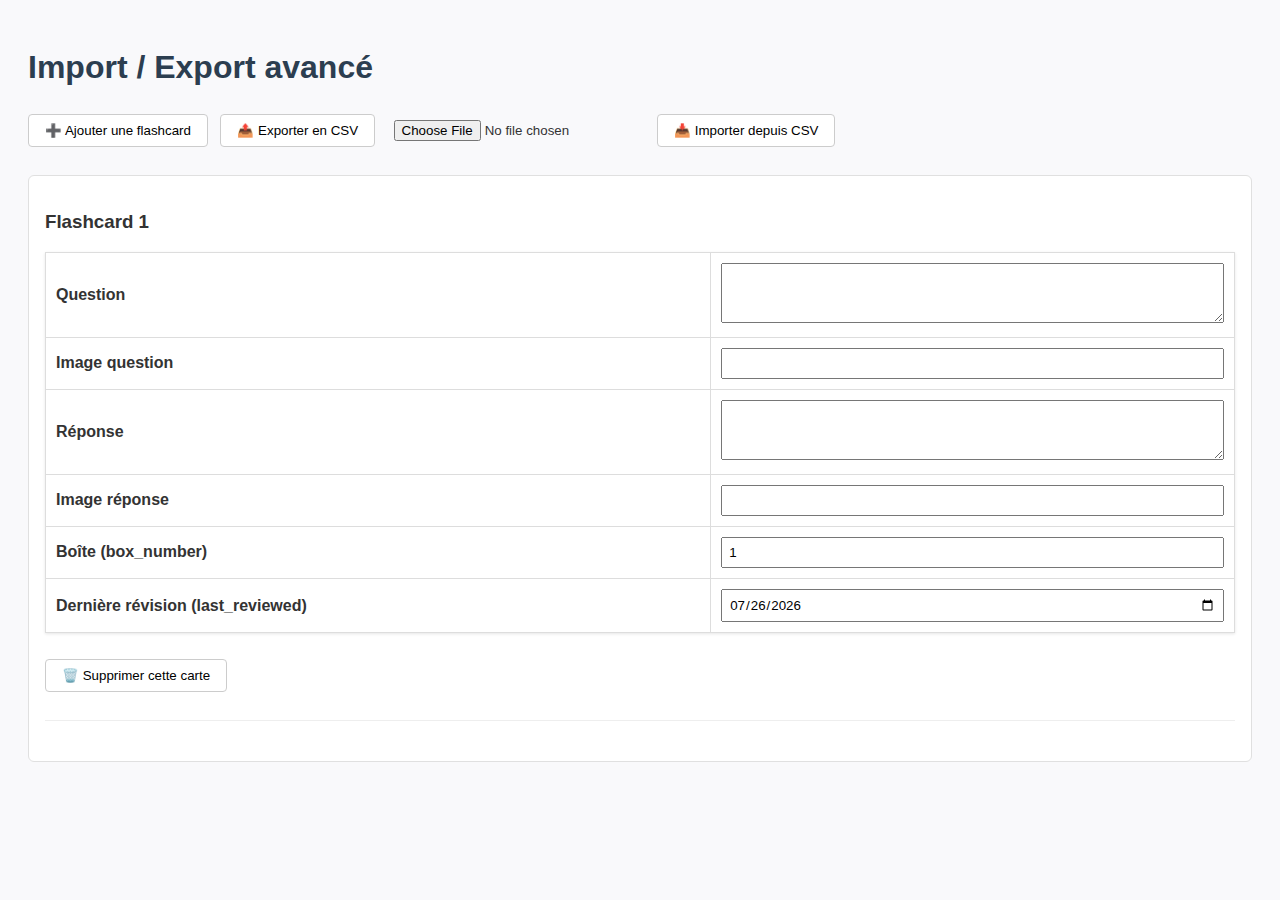
<file: docs/import-export.html>
<!DOCTYPE html>
<html lang="fr">
<head>
  <meta charset="UTF-8" />
  <meta name="viewport" content="width=device-width, initial-scale=1.0" />
  <title>Import / Export avancé - Leitner Codex</title>
  <style>
    body {
      font-family: -apple-system, BlinkMacSystemFont, 'Segoe UI', Roboto, sans-serif;
      padding: 20px;
      background-color: #f9f9fb;
      color: #333;
    }
    h1 {
      color: #2c3e50;
    }
    .actions {
      margin: 1.5rem 0;
    }
    button {
      padding: 8px 16px;
      margin: 4px 8px 4px 0;
      border: 1px solid #ccc;
      border-radius: 4px;
      background: #fff;
      cursor: pointer;
    }
    button:hover {
      background: #e9ecef;
    }
    table {
      width: 100%;
      border-collapse: collapse;
      margin: 1rem 0;
      background: white;
      box-shadow: 0 1px 3px rgba(0,0,0,0.1);
    }
    th, td {
      padding: 10px;
      text-align: left;
      border: 1px solid #ddd;
    }
    input, textarea {
      width: 100%;
      padding: 6px;
      box-sizing: border-box;
      font-family: inherit;
    }
    textarea {
      min-height: 60px;
      resize: vertical;
    }
    .card-section {
      margin-bottom: 2rem;
      padding: 1rem;
      border: 1px solid #e0e0e0;
      border-radius: 6px;
      background: #fff;
    }
    hr {
      margin: 1.5rem 0;
      border: 0;
      border-top: 1px solid #eee;
    }
  </style>
</head>
<body>
  <h1>Import / Export avancé</h1>

  <div class="actions">
    <button id="addCard">➕ Ajouter une flashcard</button>
    <button id="exportBtn">📤 Exporter en CSV</button>
    <input type="file" id="importCsv" accept=".csv" style="display: inline-block; width: auto;" />
    <button id="importBtn">📥 Importer depuis CSV</button>
  </div>

  <div id="cardsContainer"></div>

  <script src="src/ui/import-export.js"></script>
</body>
</html>
</file>
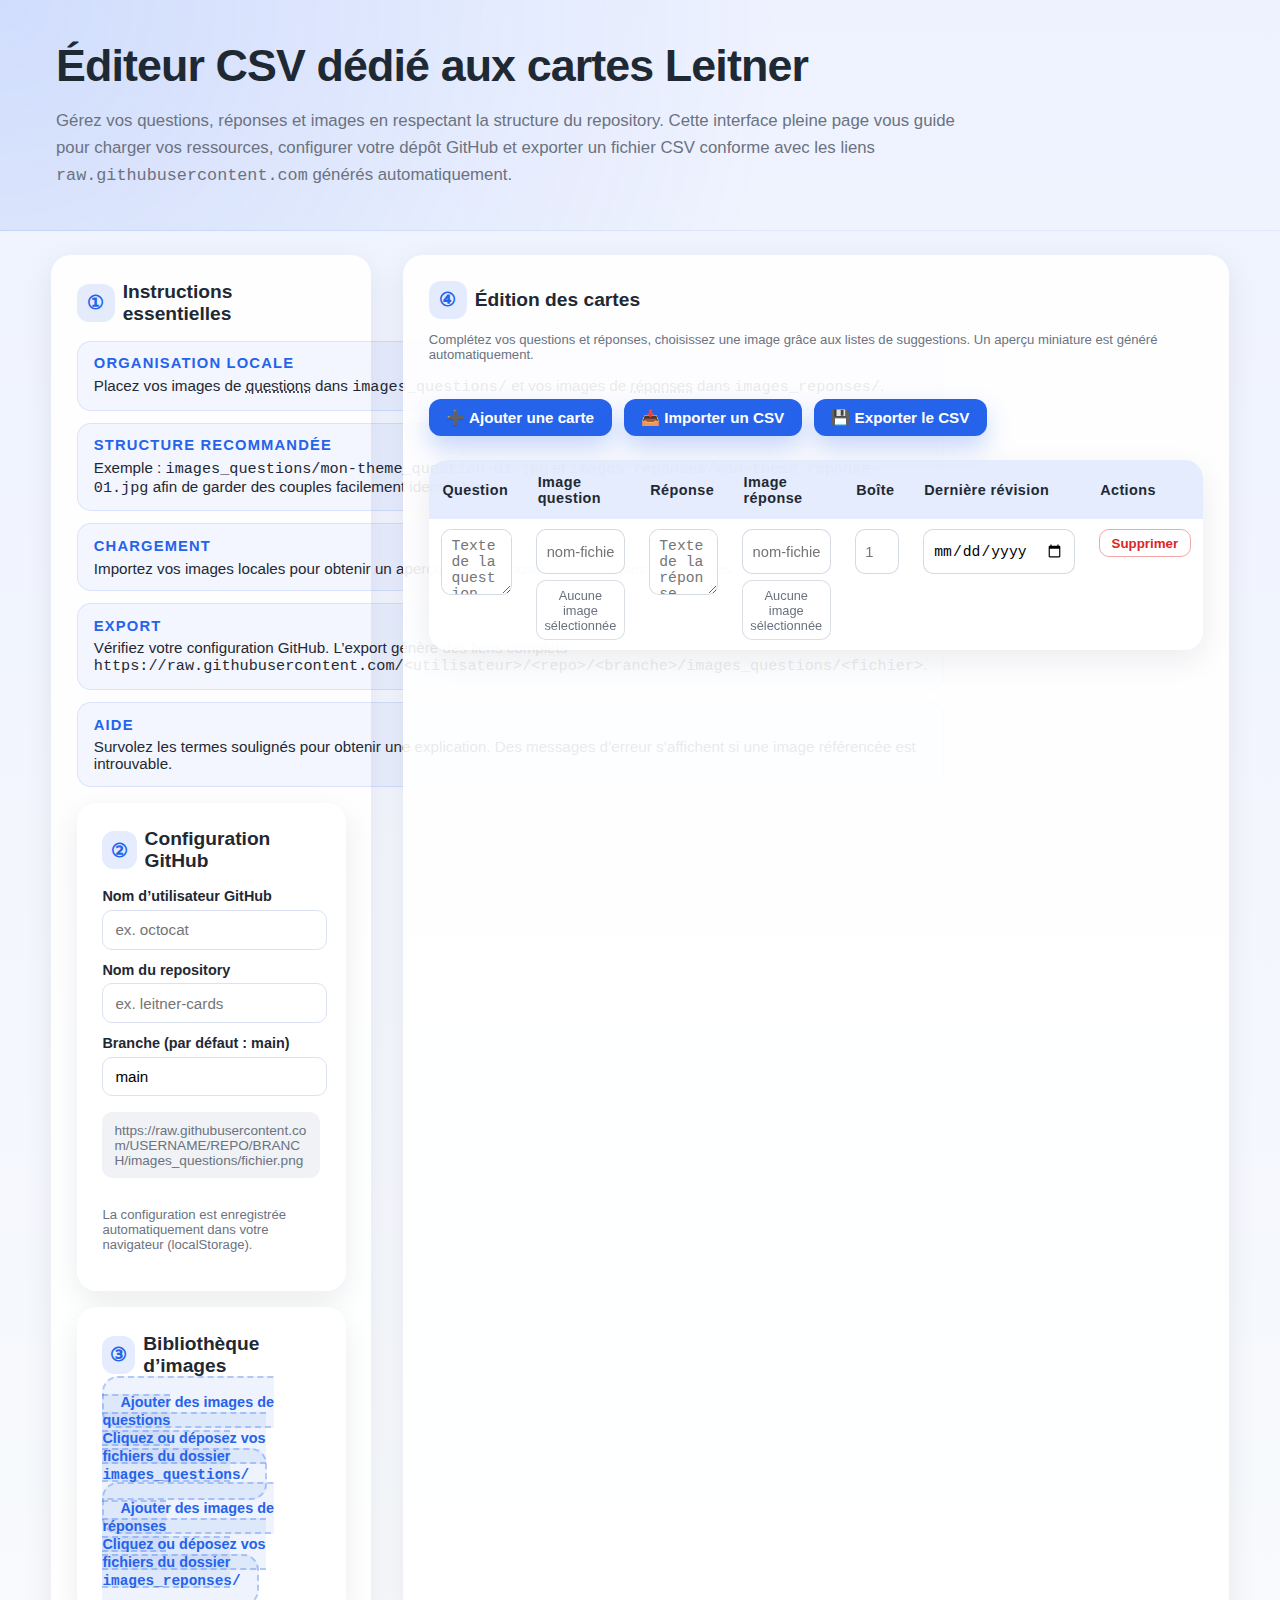
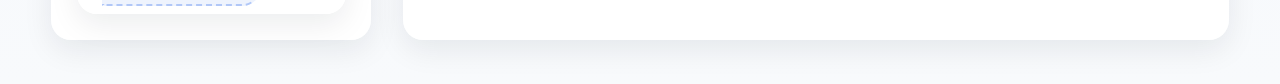
<file: docs/inline-editor.html>
<!DOCTYPE html>
<html lang="fr">
<head>
    <meta charset="UTF-8">
    <meta name="viewport" content="width=device-width, initial-scale=1.0">
    <title>Éditeur CSV plein écran</title>
    <style>
        :root {
            color-scheme: light dark;
            --bg: #f4f6fb;
            --text: #1f2933;
            --primary: #2563eb;
            --primary-dark: #1d4ed8;
            --border: #dce2f2;
            --muted: #6b7280;
            --danger: #dc2626;
            --success: #047857;
            --card-bg: #ffffff;
            --shadow: 0 10px 30px rgba(15, 23, 42, 0.08);
        }

        * {
            box-sizing: border-box;
        }

        body {
            margin: 0;
            font-family: "Inter", "Segoe UI", Roboto, sans-serif;
            background: linear-gradient(180deg, #eef2ff 0%, #f8fafc 100%);
            color: var(--text);
            min-height: 100vh;
            display: flex;
            flex-direction: column;
        }

        header {
            background: radial-gradient(circle at top left, rgba(37, 99, 235, 0.15), transparent 60%);
            padding: 2.5rem clamp(1.5rem, 5vw, 3.5rem) 1.5rem;
            border-bottom: 1px solid rgba(37, 99, 235, 0.08);
        }

        header h1 {
            margin: 0;
            font-size: clamp(2rem, 5vw, 2.8rem);
            letter-spacing: -0.02em;
        }

        header p {
            max-width: 920px;
            line-height: 1.6;
            color: var(--muted);
            font-size: 1.05rem;
        }

        main {
            flex: 1;
            display: grid;
            grid-template-columns: minmax(0, 320px) minmax(0, 1fr);
            gap: clamp(1rem, 3vw, 2rem);
            padding: 1.5rem clamp(1.2rem, 4vw, 3.5rem) 3rem;
        }

        .panel {
            background: rgba(255, 255, 255, 0.9);
            border-radius: 20px;
            padding: clamp(1rem, 3vw, 1.6rem);
            box-shadow: var(--shadow);
            display: flex;
            flex-direction: column;
            gap: 1rem;
        }

        .panel h2 {
            margin: 0;
            font-size: 1.2rem;
            display: flex;
            align-items: center;
            gap: 0.5rem;
        }

        .panel h2 span.icon {
            width: 38px;
            height: 38px;
            border-radius: 12px;
            background: rgba(37, 99, 235, 0.12);
            display: grid;
            place-items: center;
            color: var(--primary);
            font-weight: 600;
        }

        .instructions-list {
            list-style: none;
            padding: 0;
            margin: 0;
            display: grid;
            gap: 0.75rem;
            font-size: 0.95rem;
        }

        .instructions-list li {
            background: rgba(37, 99, 235, 0.05);
            border-radius: 14px;
            padding: 0.85rem 1rem;
            border: 1px solid rgba(37, 99, 235, 0.12);
        }

        .instructions-list strong {
            display: block;
            margin-bottom: 0.35rem;
            font-size: 0.92rem;
            text-transform: uppercase;
            letter-spacing: 0.08em;
            color: var(--primary);
        }

        .config-form {
            display: grid;
            gap: 0.75rem;
        }

        .config-field {
            display: flex;
            flex-direction: column;
            gap: 0.35rem;
        }

        label {
            font-weight: 600;
            font-size: 0.9rem;
        }

        .config-field input {
            padding: 0.65rem 0.75rem;
            border: 1px solid var(--border);
            border-radius: 10px;
            font-size: 0.95rem;
            transition: border-color 0.2s ease, box-shadow 0.2s ease;
        }

        .config-field input:focus {
            border-color: var(--primary);
            box-shadow: 0 0 0 3px rgba(37, 99, 235, 0.18);
            outline: none;
        }

        .config-preview {
            font-size: 0.85rem;
            color: var(--muted);
            background: rgba(148, 163, 184, 0.14);
            padding: 0.65rem 0.75rem;
            border-radius: 10px;
            word-break: break-all;
        }

        .image-library {
            display: grid;
            gap: 1rem;
        }

        .image-dropzone {
            border: 2px dashed rgba(37, 99, 235, 0.3);
            border-radius: 16px;
            padding: 1rem;
            text-align: center;
            background: rgba(37, 99, 235, 0.08);
            color: var(--primary);
            cursor: pointer;
            transition: border-color 0.2s ease, background 0.2s ease;
        }

        .image-dropzone:hover,
        .image-dropzone:focus {
            border-color: var(--primary);
            background: rgba(37, 99, 235, 0.12);
        }

        .image-dropzone.active {
            border-color: var(--primary-dark);
            background: rgba(37, 99, 235, 0.18);
        }

        .image-list {
            display: grid;
            grid-template-columns: repeat(auto-fill, minmax(120px, 1fr));
            gap: 0.75rem;
            max-height: 280px;
            overflow-y: auto;
            padding-right: 0.25rem;
        }

        .image-card {
            background: var(--card-bg);
            border-radius: 14px;
            border: 1px solid rgba(148, 163, 184, 0.25);
            padding: 0.5rem;
            display: flex;
            flex-direction: column;
            gap: 0.45rem;
            box-shadow: 0 6px 20px rgba(15, 23, 42, 0.06);
        }

        .image-card img {
            width: 100%;
            border-radius: 10px;
            object-fit: cover;
            aspect-ratio: 1/1;
        }

        .image-card span {
            font-size: 0.78rem;
            text-align: center;
            word-break: break-all;
        }

        .editor-panel {
            display: flex;
            flex-direction: column;
            gap: 1.5rem;
        }

        .editor-actions {
            display: flex;
            flex-wrap: wrap;
            gap: 0.75rem;
            align-items: center;
        }

        .editor-actions button,
        .editor-actions label[for="importCsv"] {
            display: inline-flex;
            align-items: center;
            gap: 0.5rem;
            padding: 0.6rem 1.1rem;
            background: var(--primary);
            color: #fff;
            border: none;
            border-radius: 12px;
            font-weight: 600;
            font-size: 0.95rem;
            cursor: pointer;
            box-shadow: 0 12px 24px rgba(37, 99, 235, 0.25);
            transition: transform 0.2s ease, box-shadow 0.2s ease;
        }

        .editor-actions button:hover,
        .editor-actions label[for="importCsv"]:hover {
            transform: translateY(-1px);
            box-shadow: 0 16px 30px rgba(37, 99, 235, 0.25);
        }

        .editor-actions button.secondary {
            background: rgba(37, 99, 235, 0.12);
            color: var(--primary);
            box-shadow: none;
        }

        table {
            width: 100%;
            border-collapse: separate;
            border-spacing: 0;
            background: rgba(255, 255, 255, 0.8);
            border-radius: 18px;
            overflow: hidden;
        }

        thead {
            background: rgba(37, 99, 235, 0.12);
        }

        th {
            text-align: left;
            padding: 0.85rem;
            font-size: 0.9rem;
            letter-spacing: 0.03em;
        }

        td {
            padding: 0.6rem 0.75rem;
            vertical-align: top;
        }

        tbody tr:nth-child(even) {
            background: rgba(37, 99, 235, 0.04);
        }

        textarea.field,
        input.field,
        input[type="date"],
        input[type="number"] {
            width: 100%;
            border: 1px solid rgba(148, 163, 184, 0.4);
            border-radius: 10px;
            padding: 0.5rem 0.6rem;
            font-size: 0.92rem;
            resize: vertical;
            min-height: 45px;
            transition: border 0.2s ease, box-shadow 0.2s ease;
        }

        textarea.field:focus,
        input.field:focus,
        input[type="date"]:focus,
        input[type="number"]:focus {
            border-color: var(--primary);
            box-shadow: 0 0 0 3px rgba(37, 99, 235, 0.15);
            outline: none;
        }

        .image-selector {
            display: grid;
            gap: 0.4rem;
        }

        .image-selector__preview {
            border: 1px solid rgba(148, 163, 184, 0.35);
            border-radius: 10px;
            padding: 0.4rem;
            background: rgba(255, 255, 255, 0.85);
            min-height: 60px;
            display: grid;
            place-items: center;
            color: var(--muted);
            font-size: 0.8rem;
            text-align: center;
        }

        .image-selector__preview img {
            max-width: 100%;
            max-height: 120px;
            border-radius: 8px;
            object-fit: contain;
        }

        .image-selector__input.invalid {
            border-color: var(--danger);
            box-shadow: 0 0 0 3px rgba(220, 38, 38, 0.18);
        }

        .delete-row {
            background: transparent;
            color: var(--danger);
            border: 1px solid rgba(220, 38, 38, 0.4);
            border-radius: 10px;
            padding: 0.35rem 0.75rem;
            cursor: pointer;
            font-weight: 600;
        }

        .status {
            padding: 0.75rem 1rem;
            border-radius: 12px;
            font-size: 0.9rem;
            display: none;
            align-items: center;
            gap: 0.6rem;
        }

        .status.visible {
            display: inline-flex;
        }

        .status.success {
            background: rgba(4, 120, 87, 0.12);
            color: var(--success);
        }

        .status.error {
            background: rgba(220, 38, 38, 0.12);
            color: var(--danger);
        }

        .status.warning {
            background: rgba(217, 119, 6, 0.12);
            color: #b45309;
        }

        .tooltip {
            text-decoration: underline dotted;
            cursor: help;
        }

        .import-input {
            display: none;
        }

        .helper-text {
            font-size: 0.82rem;
            color: var(--muted);
        }

        .table-wrapper {
            overflow-x: auto;
            border-radius: 18px;
            box-shadow: var(--shadow);
        }

        @media (max-width: 1100px) {
            main {
                grid-template-columns: 1fr;
            }

            header {
                text-align: center;
            }
        }

        @media (prefers-color-scheme: dark) {
            :root {
                --bg: #0f172a;
                --text: #f8fafc;
                --primary: #60a5fa;
                --primary-dark: #3b82f6;
                --border: rgba(148, 163, 184, 0.5);
                --muted: #cbd5f5;
                --danger: #f87171;
                --success: #34d399;
                --card-bg: rgba(15, 23, 42, 0.9);
                --shadow: 0 12px 40px rgba(15, 23, 42, 0.55);
            }

            body {
                background: linear-gradient(180deg, #0b1120 0%, #111827 100%);
            }

            .panel,
            table {
                background: rgba(17, 24, 39, 0.88);
            }

            .image-card {
                background: rgba(15, 23, 42, 0.88);
            }

            .image-selector__preview {
                background: rgba(15, 23, 42, 0.72);
            }
        }
    </style>
</head>
<body>
    <header>
        <h1>Éditeur CSV dédié aux cartes Leitner</h1>
        <p>
            Gérez vos questions, réponses et images en respectant la structure du repository. Cette interface pleine page
            vous guide pour charger vos ressources, configurer votre dépôt GitHub et exporter un fichier CSV conforme avec
            les liens <code>raw.githubusercontent.com</code> générés automatiquement.
        </p>
    </header>
    <main>
        <aside class="panel" aria-labelledby="instructions-title">
            <h2 id="instructions-title"><span class="icon">①</span> Instructions essentielles</h2>
            <ul class="instructions-list">
                <li>
                    <strong>Organisation locale</strong>
                    Placez vos images de <span class="tooltip" title="Utilisées pour illustrer les questions">questions</span>
                    dans <code>images_questions/</code> et vos images de
                    <span class="tooltip" title="Illustrations accompagnant les réponses">réponses</span> dans <code>images_reponses/</code>.
                </li>
                <li>
                    <strong>Structure recommandée</strong>
                    Exemple : <code>images_questions/mon-theme_question-01.jpg</code> et
                    <code>images_reponses/mon-theme_reponse-01.jpg</code> afin de garder des couples facilement identifiables.
                </li>
                <li>
                    <strong>Chargement</strong>
                    Importez vos images locales pour obtenir un aperçu et les proposer dans les listes déroulantes.
                </li>
                <li>
                    <strong>Export</strong>
                    Vérifiez votre configuration GitHub. L’export génère des liens complets
                    <code>https://raw.githubusercontent.com/&lt;utilisateur&gt;/&lt;repo&gt;/&lt;branche&gt;/images_questions/&lt;fichier&gt;</code>.
                </li>
                <li>
                    <strong>Aide</strong>
                    Survolez les termes soulignés pour obtenir une explication. Des messages d’erreur s’affichent si une image
                    référencée est introuvable.
                </li>
            </ul>
            <section class="panel" aria-labelledby="config-title">
                <h2 id="config-title"><span class="icon">②</span> Configuration GitHub</h2>
                <form class="config-form" id="configForm">
                    <div class="config-field">
                        <label for="githubUser">Nom d’utilisateur GitHub</label>
                        <input id="githubUser" name="githubUser" data-config="username" placeholder="ex. octocat" required>
                    </div>
                    <div class="config-field">
                        <label for="githubRepo">Nom du repository</label>
                        <input id="githubRepo" name="githubRepo" data-config="repository" placeholder="ex. leitner-cards" required>
                    </div>
                    <div class="config-field">
                        <label for="githubBranch">Branche (par défaut : main)</label>
                        <input id="githubBranch" name="githubBranch" data-config="branch" value="main" required>
                    </div>
                </form>
                <div class="config-preview" id="linkPreview">https://raw.githubusercontent.com/USERNAME/REPO/BRANCH/images_questions/fichier.png</div>
                <p class="helper-text">La configuration est enregistrée automatiquement dans votre navigateur (localStorage).</p>
            </section>
            <section class="panel" aria-labelledby="library-title">
                <h2 id="library-title"><span class="icon">③</span> Bibliothèque d’images</h2>
                <div class="image-library">
                    <div>
                        <label class="image-dropzone" tabindex="0" for="questionLibrary">
                            <strong>Ajouter des images de questions</strong><br>
                            Cliquez ou déposez vos fichiers du dossier <code>images_questions/</code>
                        </label>
                        <input id="questionLibrary" class="import-input" type="file" accept="image/*" multiple>
                        <div class="image-list" id="questionGallery" aria-live="polite"></div>
                    </div>
                    <div>
                        <label class="image-dropzone" tabindex="0" for="answerLibrary">
                            <strong>Ajouter des images de réponses</strong><br>
                            Cliquez ou déposez vos fichiers du dossier <code>images_reponses/</code>
                        </label>
                        <input id="answerLibrary" class="import-input" type="file" accept="image/*" multiple>
                        <div class="image-list" id="answerGallery" aria-live="polite"></div>
                    </div>
                </div>
            </section>
        </aside>
        <section class="panel editor-panel" aria-labelledby="editor-title">
            <div>
                <h2 id="editor-title"><span class="icon">④</span> Édition des cartes</h2>
                <p class="helper-text">Complétez vos questions et réponses, choisissez une image grâce aux listes de suggestions.
                    Un aperçu miniature est généré automatiquement.</p>
            </div>
            <div class="editor-actions">
                <button type="button" id="addRow" title="Ajouter une nouvelle carte">➕ Ajouter une carte</button>
                <label for="importCsv" class="secondary" title="Importer un fichier CSV existant">📥 Importer un CSV</label>
                <input id="importCsv" class="import-input" type="file" accept="text/csv">
                <button type="button" id="exportCsv" title="Générer un fichier CSV encodé en UTF-8">💾 Exporter le CSV</button>
                <span class="status" id="statusMessage" role="status" aria-live="polite"></span>
            </div>
            <div class="table-wrapper">
                <table>
                    <thead>
                        <tr>
                            <th>Question</th>
                            <th>Image question</th>
                            <th>Réponse</th>
                            <th>Image réponse</th>
                            <th>Boîte</th>
                            <th>Dernière révision</th>
                            <th>Actions</th>
                        </tr>
                    </thead>
                    <tbody id="cardsBody"></tbody>
                </table>
            </div>
        </section>
    </main>
    <datalist id="questionImagesList"></datalist>
    <datalist id="answerImagesList"></datalist>
    <script>
        const state = {
            config: {
                username: '',
                repository: '',
                branch: 'main'
            },
            questionImages: new Map(),
            answerImages: new Map()
        };

        const STORAGE_KEY = 'leitner-editor-config';
        const HEADER = ['question_content', 'question_content_image', 'answer_content', 'answer_content_image', 'box_number', 'last_reviewed'];

        const configForm = document.getElementById('configForm');
        const linkPreview = document.getElementById('linkPreview');
        const questionGallery = document.getElementById('questionGallery');
        const answerGallery = document.getElementById('answerGallery');
        const questionDatalist = document.getElementById('questionImagesList');
        const answerDatalist = document.getElementById('answerImagesList');
        const statusMessage = document.getElementById('statusMessage');
        const cardsBody = document.getElementById('cardsBody');

        function escapeCsvValue(value) {
            if (value === undefined || value === null) {
                return '';
            }
            const stringValue = String(value);
            if (/[",\n]/.test(stringValue)) {
                return '"' + stringValue.replace(/"/g, '""') + '"';
            }
            return stringValue;
        }

        function parseCsvLine(line) {
            const values = [];
            let buffer = '';
            let insideQuotes = false;
            for (let i = 0; i < line.length; i += 1) {
                const char = line[i];
                if (char === '"') {
                    if (insideQuotes && line[i + 1] === '"') {
                        buffer += '"';
                        i += 1;
                    } else {
                        insideQuotes = !insideQuotes;
                    }
                } else if (char === ',' && !insideQuotes) {
                    values.push(buffer);
                    buffer = '';
                } else {
                    buffer += char;
                }
            }
            values.push(buffer);
            return values.map((value) => value.trim());
        }

        function normaliseImageValue(value) {
            if (!value) {
                return '';
            }
            const trimmed = value.trim();
            if (!trimmed) {
                return '';
            }
            try {
                const parsed = new URL(trimmed);
                if (parsed.hostname === 'raw.githubusercontent.com') {
                    const segments = parsed.pathname.split('/');
                    const filename = segments[segments.length - 1];
                    return decodeURIComponent(filename);
                }
            } catch (error) {
                // Laisser la valeur telle quelle lorsqu'elle n'est pas une URL valide
            }
            return trimmed;
        }

        function parseCsv(text) {
            const rows = [];
            const lines = text.split(/\r?\n/).filter((line) => line.trim().length > 0);
            if (!lines.length) {
                return rows;
            }
            const headers = parseCsvLine(lines[0]);
            const headerIndex = HEADER.reduce((acc, key) => {
                acc[key] = headers.indexOf(key);
                return acc;
            }, {});

            for (let i = 1; i < lines.length; i += 1) {
                const values = parseCsvLine(lines[i]);
                const entry = {
                    question: values[headerIndex.question_content] || '',
                    questionImage: normaliseImageValue(values[headerIndex.question_content_image]),
                    answer: values[headerIndex.answer_content] || '',
                    answerImage: normaliseImageValue(values[headerIndex.answer_content_image]),
                    box: values[headerIndex.box_number] || '',
                    lastReview: values[headerIndex.last_reviewed] || ''
                };
                rows.push(entry);
            }
            return rows;
        }

        function storeConfig() {
            localStorage.setItem(STORAGE_KEY, JSON.stringify(state.config));
        }

        function loadConfig() {
            try {
                const stored = JSON.parse(localStorage.getItem(STORAGE_KEY));
                if (stored && typeof stored === 'object') {
                    state.config = Object.assign({}, state.config, stored);
                }
            } catch (error) {
                console.warn('Impossible de charger la configuration', error);
            }
            configForm.querySelectorAll('input[data-config]').forEach((input) => {
                const key = input.dataset.config;
                if (state.config[key]) {
                    input.value = state.config[key];
                }
            });
            updateLinkPreview();
        }

        function updateLinkPreview() {
            const { username, repository, branch } = state.config;
            const base = 'https://raw.githubusercontent.com/';
            if (!username || !repository || !branch) {
                linkPreview.textContent = base + 'USERNAME/REPO/BRANCH/images_questions/fichier.png';
                return;
            }
            const example = `${base}${username}/${repository}/${branch}/images_questions/exemple.png`;
            linkPreview.textContent = example;
        }

        function buildRemoteUrl(type, filename) {
            if (!filename) {
                return '';
            }
            const { username, repository, branch } = state.config;
            if (!username || !repository || !branch) {
                return '';
            }
            const folder = type === 'question' ? 'images_questions' : 'images_reponses';
            return `https://raw.githubusercontent.com/${encodeURIComponent(username)}/${encodeURIComponent(repository)}/${encodeURIComponent(branch)}/${folder}/${encodeURIComponent(filename).replace(/%2F/g, '/')}`;
        }

        function showStatus(type, message) {
            statusMessage.className = `status visible ${type}`;
            statusMessage.textContent = message;
        }

        function clearStatus() {
            statusMessage.className = 'status';
            statusMessage.textContent = '';
        }

        function createImageCard(file, container) {
            const card = document.createElement('div');
            card.className = 'image-card';
            const img = document.createElement('img');
            img.src = file.previewUrl;
            img.alt = `Aperçu ${file.name}`;
            const caption = document.createElement('span');
            caption.textContent = file.name;
            card.append(img, caption);
            container.append(card);
        }

        function updateImageGallery(type) {
            const map = type === 'question' ? state.questionImages : state.answerImages;
            const container = type === 'question' ? questionGallery : answerGallery;
            container.innerHTML = '';
            Array.from(map.values()).sort((a, b) => a.name.localeCompare(b.name)).forEach((file) => {
                createImageCard(file, container);
            });
        }

        function refreshDatalist(type) {
            const map = type === 'question' ? state.questionImages : state.answerImages;
            const datalist = type === 'question' ? questionDatalist : answerDatalist;
            datalist.innerHTML = '';
            Array.from(map.keys()).sort((a, b) => a.localeCompare(b)).forEach((name) => {
                const option = document.createElement('option');
                option.value = name;
                datalist.append(option);
            });
        }

        function handleFiles(list, type) {
            const map = type === 'question' ? state.questionImages : state.answerImages;
            map.forEach((entry) => {
                URL.revokeObjectURL(entry.previewUrl);
            });
            map.clear();
            Array.from(list).forEach((file) => {
                if (!file.type.startsWith('image/')) {
                    return;
                }
                const entry = {
                    name: file.name,
                    file,
                    previewUrl: URL.createObjectURL(file)
                };
                map.set(file.name, entry);
            });
            updateImageGallery(type);
            refreshDatalist(type);
            updateRowImageInputs(type);
            const count = map.size;
            showStatus('success', `${count} image${count > 1 ? 's' : ''} ${type === 'question' ? 'question' : 'réponse'} chargée${count > 1 ? 's' : ''}.`);
        }

        function updateRowImageInputs(type) {
            const selector = type === 'question' ? '[data-field="questionImage"]' : '[data-field="answerImage"]';
            cardsBody.querySelectorAll(selector).forEach((input) => {
                updateImagePreview(input, type);
            });
        }

        function updateImagePreview(input, type) {
            const filename = input.value.trim();
            const map = type === 'question' ? state.questionImages : state.answerImages;
            const preview = input.closest('.image-selector').querySelector('.image-selector__preview');
            preview.innerHTML = '';
            input.classList.remove('invalid');
            if (!filename) {
                preview.textContent = 'Aucune image sélectionnée';
                return;
            }
            if (map.has(filename)) {
                const img = document.createElement('img');
                img.src = map.get(filename).previewUrl;
                img.alt = `Aperçu ${filename}`;
                preview.append(img);
                return;
            }
            const remoteUrl = buildRemoteUrl(type, filename);
            if (!remoteUrl) {
                input.classList.add('invalid');
                preview.textContent = 'Configurez GitHub pour vérifier ce fichier.';
                return;
            }
            preview.textContent = 'Chargement depuis GitHub…';
            const img = document.createElement('img');
            img.src = remoteUrl;
            img.alt = `Prévisualisation distante pour ${filename}`;
            img.addEventListener('error', () => {
                input.classList.add('invalid');
                preview.textContent = 'Image introuvable sur GitHub.';
            }, { once: true });
            img.addEventListener('load', () => {
                preview.innerHTML = '';
                input.classList.remove('invalid');
                preview.append(img);
            }, { once: true });
        }

        function addRow(data = {}) {
            const tr = document.createElement('tr');
            tr.className = 'card-row';
            tr.innerHTML = `
                <td>
                    <textarea class="field" data-field="question" placeholder="Texte de la question" title="Saisissez l'énoncé de la question" rows="3">${data.question ? data.question : ''}</textarea>
                </td>
                <td>
                    <div class="image-selector" title="Sélectionnez ou saisissez le nom d'image présent dans images_questions/">
                        <input class="field image-selector__input" data-field="questionImage" list="questionImagesList" placeholder="nom-fichier-question.jpg" value="${data.questionImage ? data.questionImage : ''}">
                        <div class="image-selector__preview">Aucune image sélectionnée</div>
                    </div>
                </td>
                <td>
                    <textarea class="field" data-field="answer" placeholder="Texte de la réponse" title="Ajoutez la réponse associée" rows="3">${data.answer ? data.answer : ''}</textarea>
                </td>
                <td>
                    <div class="image-selector" title="Sélectionnez ou saisissez le nom d'image présent dans images_reponses/">
                        <input class="field image-selector__input" data-field="answerImage" list="answerImagesList" placeholder="nom-fichier-reponse.jpg" value="${data.answerImage ? data.answerImage : ''}">
                        <div class="image-selector__preview">Aucune image sélectionnée</div>
                    </div>
                </td>
                <td>
                    <input class="field" data-field="box" type="number" min="1" placeholder="1" value="${data.box ? data.box : ''}" title="Numéro de boîte Leitner">
                </td>
                <td>
                    <input class="field" data-field="lastReview" type="date" value="${data.lastReview ? data.lastReview : ''}" title="Date de dernière révision">
                </td>
                <td>
                    <button type="button" class="delete-row" title="Supprimer cette carte">Supprimer</button>
                </td>
            `;
            cardsBody.append(tr);
            const questionInput = tr.querySelector('[data-field="questionImage"]');
            const answerInput = tr.querySelector('[data-field="answerImage"]');
            updateImagePreview(questionInput, 'question');
            updateImagePreview(answerInput, 'answer');
        }

        function gatherRows() {
            const rows = [];
            cardsBody.querySelectorAll('tr.card-row').forEach((row) => {
                rows.push({
                    question: row.querySelector('[data-field="question"]').value.trim(),
                    questionImage: row.querySelector('[data-field="questionImage"]').value.trim(),
                    answer: row.querySelector('[data-field="answer"]').value.trim(),
                    answerImage: row.querySelector('[data-field="answerImage"]').value.trim(),
                    box: row.querySelector('[data-field="box"]').value.trim(),
                    lastReview: row.querySelector('[data-field="lastReview"]').value.trim()
                });
            });
            return rows;
        }

        function validateRows(rows) {
            const errors = [];
            rows.forEach((row, index) => {
                const number = index + 1;
                if (!row.question) {
                    errors.push(`Ligne ${number} : la question est vide.`);
                }
                if (!row.answer) {
                    errors.push(`Ligne ${number} : la réponse est vide.`);
                }
                if (row.questionImage && !state.questionImages.has(row.questionImage)) {
                    errors.push(`Ligne ${number} : l'image question "${row.questionImage}" n'a pas été chargée.`);
                }
                if (row.answerImage && !state.answerImages.has(row.answerImage)) {
                    errors.push(`Ligne ${number} : l'image réponse "${row.answerImage}" n'a pas été chargée.`);
                }
            });
            return errors;
        }

        function downloadCsv(content) {
            const blob = new Blob([content], { type: 'text/csv;charset=utf-8;' });
            const url = URL.createObjectURL(blob);
            const link = document.createElement('a');
            link.href = url;
            const now = new Date();
            const timestamp = now.toISOString().split('T')[0];
            link.download = `cartes-leitner-${timestamp}.csv`;
            document.body.appendChild(link);
            link.click();
            document.body.removeChild(link);
            URL.revokeObjectURL(url);
        }

        function handleExport() {
            clearStatus();
            const { username, repository, branch } = state.config;
            if (!username || !repository || !branch) {
                showStatus('error', 'Complétez la configuration GitHub avant l\'export.');
                return;
            }
            const rows = gatherRows();
            if (!rows.length) {
                showStatus('warning', 'Ajoutez au moins une carte avant d\'exporter.');
                return;
            }
            const errors = validateRows(rows);
            if (errors.length) {
                showStatus('error', errors.join(' '));
                return;
            }
            const csvLines = [HEADER.join(',')];
            rows.forEach((row) => {
                const questionImageUrl = row.questionImage ? buildRemoteUrl('question', row.questionImage) : '';
                const answerImageUrl = row.answerImage ? buildRemoteUrl('answer', row.answerImage) : '';
                csvLines.push([
                    escapeCsvValue(row.question),
                    escapeCsvValue(questionImageUrl),
                    escapeCsvValue(row.answer),
                    escapeCsvValue(answerImageUrl),
                    escapeCsvValue(row.box),
                    escapeCsvValue(row.lastReview)
                ].join(','));
            });
            const content = csvLines.join('\r\n');
            downloadCsv(content);
            showStatus('success', 'Export CSV réussi : les liens ont été générés avec succès.');
        }

        function handleCsvImport(event) {
            const file = event.target.files[0];
            if (!file) {
                return;
            }
            const reader = new FileReader();
            reader.onload = (loadEvent) => {
                try {
                    const rows = parseCsv(loadEvent.target.result);
                    cardsBody.innerHTML = '';
                    rows.forEach((row) => addRow(row));
                    showStatus('success', `${rows.length} ligne${rows.length > 1 ? 's' : ''} importée${rows.length > 1 ? 's' : ''}.`);
                } catch (error) {
                    console.error(error);
                    showStatus('error', 'Impossible de lire ce fichier CSV. Vérifiez son format.');
                }
            };
            reader.onerror = () => {
                showStatus('error', 'Erreur lors de la lecture du fichier CSV.');
            };
            reader.readAsText(file, 'utf-8');
            event.target.value = '';
        }

        configForm.addEventListener('input', (event) => {
            const input = event.target;
            if (input.dataset.config) {
                state.config[input.dataset.config] = input.value.trim();
                updateLinkPreview();
                storeConfig();
                updateRowImageInputs('question');
                updateRowImageInputs('answer');
            }
        });

        document.getElementById('questionLibrary').addEventListener('change', (event) => {
            handleFiles(event.target.files, 'question');
        });

        document.getElementById('answerLibrary').addEventListener('change', (event) => {
            handleFiles(event.target.files, 'answer');
        });

        function setupDropzone(label, type) {
            label.addEventListener('dragover', (event) => {
                event.preventDefault();
                label.classList.add('active');
            });
            label.addEventListener('dragleave', () => {
                label.classList.remove('active');
            });
            label.addEventListener('drop', (event) => {
                event.preventDefault();
                label.classList.remove('active');
                handleFiles(event.dataTransfer.files, type);
            });
        }

        setupDropzone(document.querySelector('label[for="questionLibrary"]'), 'question');
        setupDropzone(document.querySelector('label[for="answerLibrary"]'), 'answer');

        cardsBody.addEventListener('input', (event) => {
            const target = event.target;
            if (target.matches('[data-field="questionImage"]')) {
                const cleaned = normaliseImageValue(target.value);
                if (cleaned !== target.value) {
                    target.value = cleaned;
                }
                updateImagePreview(target, 'question');
            }
            if (target.matches('[data-field="answerImage"]')) {
                const cleaned = normaliseImageValue(target.value);
                if (cleaned !== target.value) {
                    target.value = cleaned;
                }
                updateImagePreview(target, 'answer');
            }
        });

        cardsBody.addEventListener('click', (event) => {
            if (event.target.matches('.delete-row')) {
                event.target.closest('tr').remove();
                showStatus('warning', 'Carte supprimée.');
            }
        });

        document.getElementById('addRow').addEventListener('click', () => {
            addRow();
            showStatus('success', 'Nouvelle carte ajoutée.');
        });

        document.getElementById('exportCsv').addEventListener('click', handleExport);
        document.getElementById('importCsv').addEventListener('change', handleCsvImport);

        window.addEventListener('beforeunload', () => {
            state.questionImages.forEach((entry) => URL.revokeObjectURL(entry.previewUrl));
            state.answerImages.forEach((entry) => URL.revokeObjectURL(entry.previewUrl));
        });

        loadConfig();
        addRow();
    </script>
</body>
</html>
</file>
